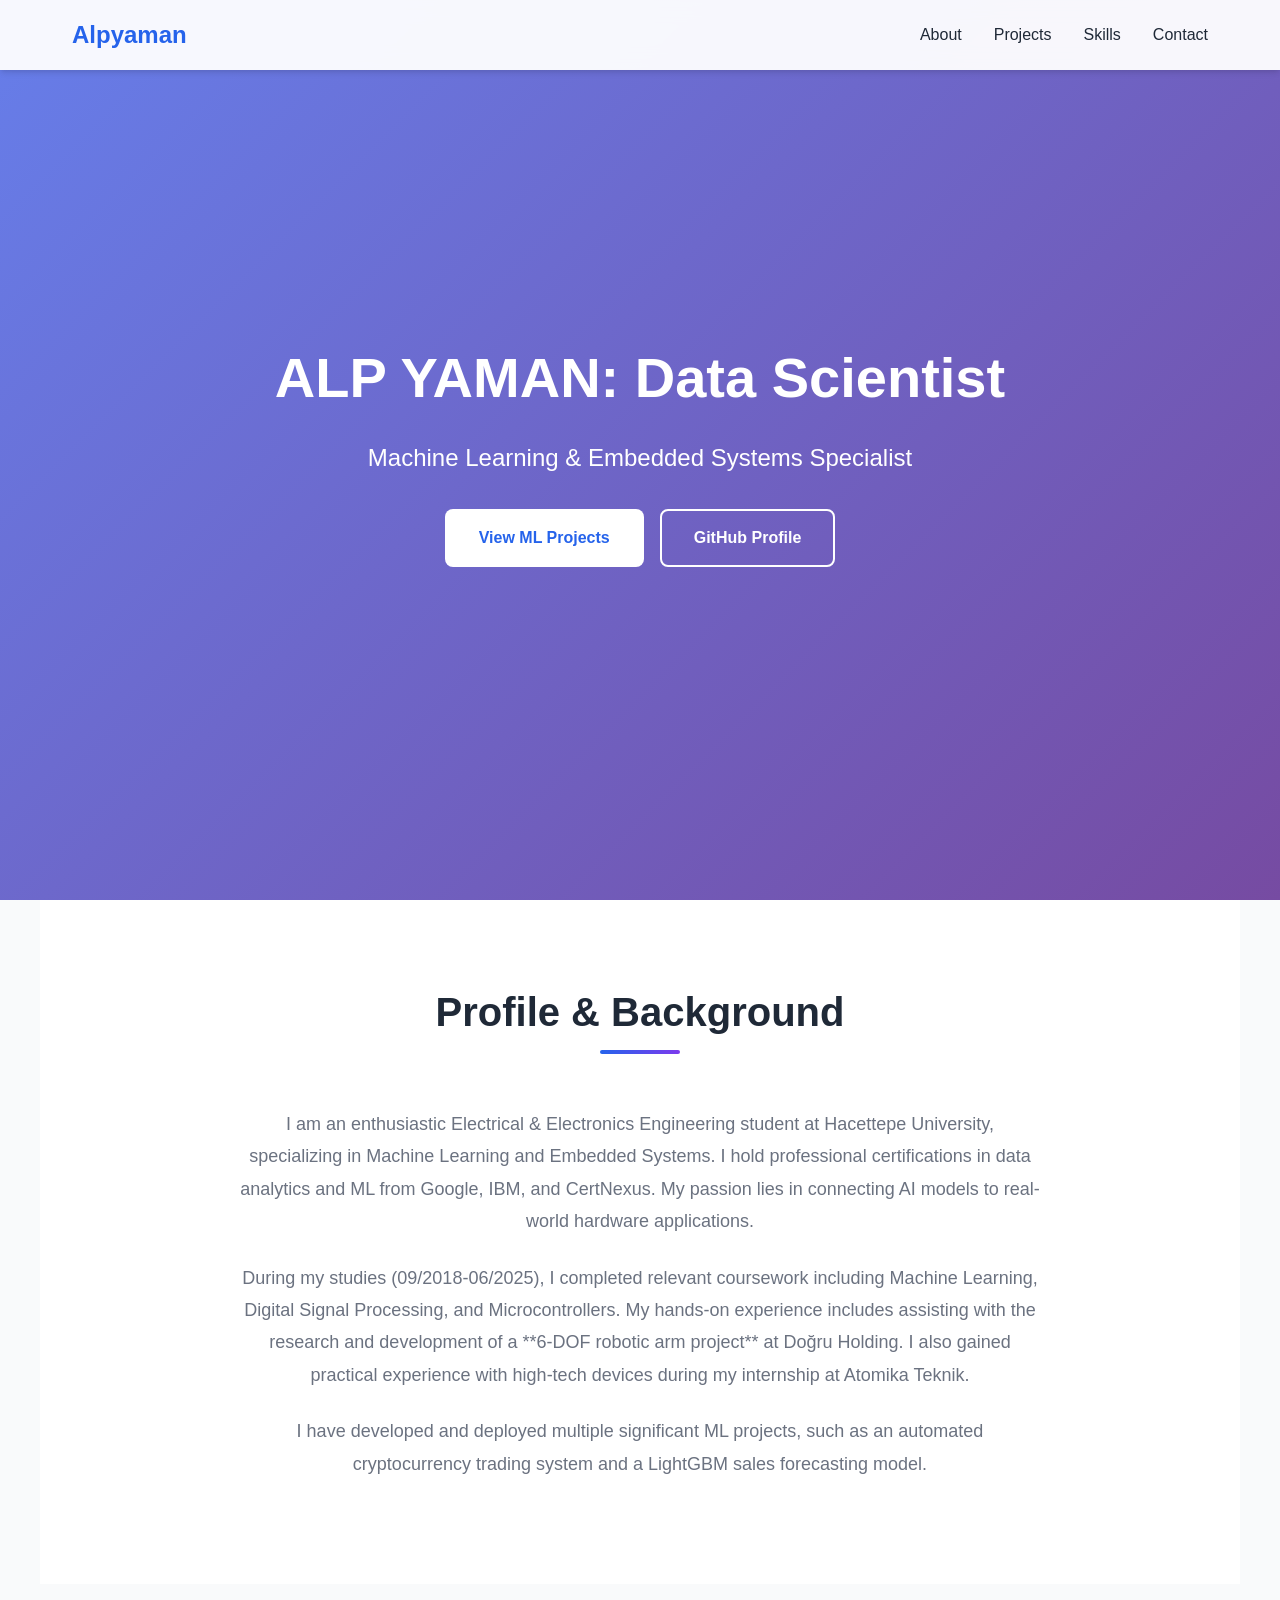
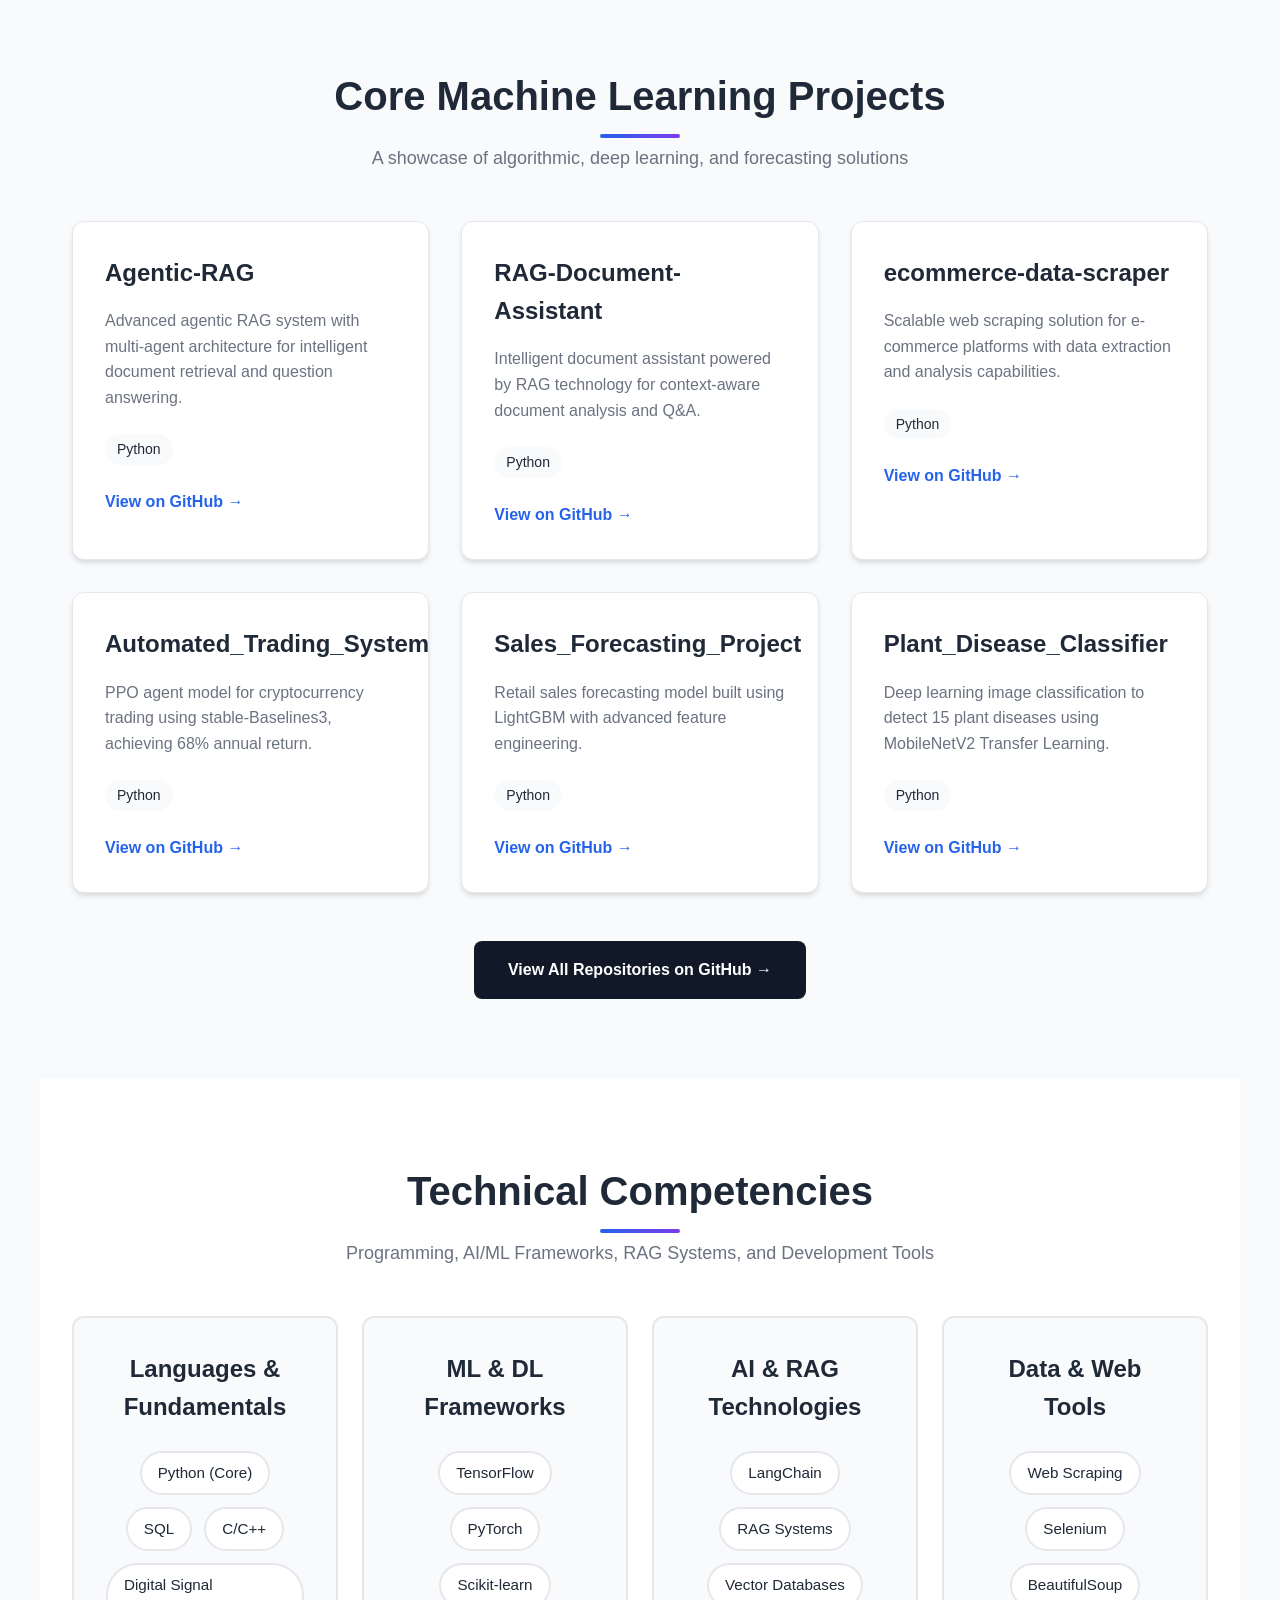
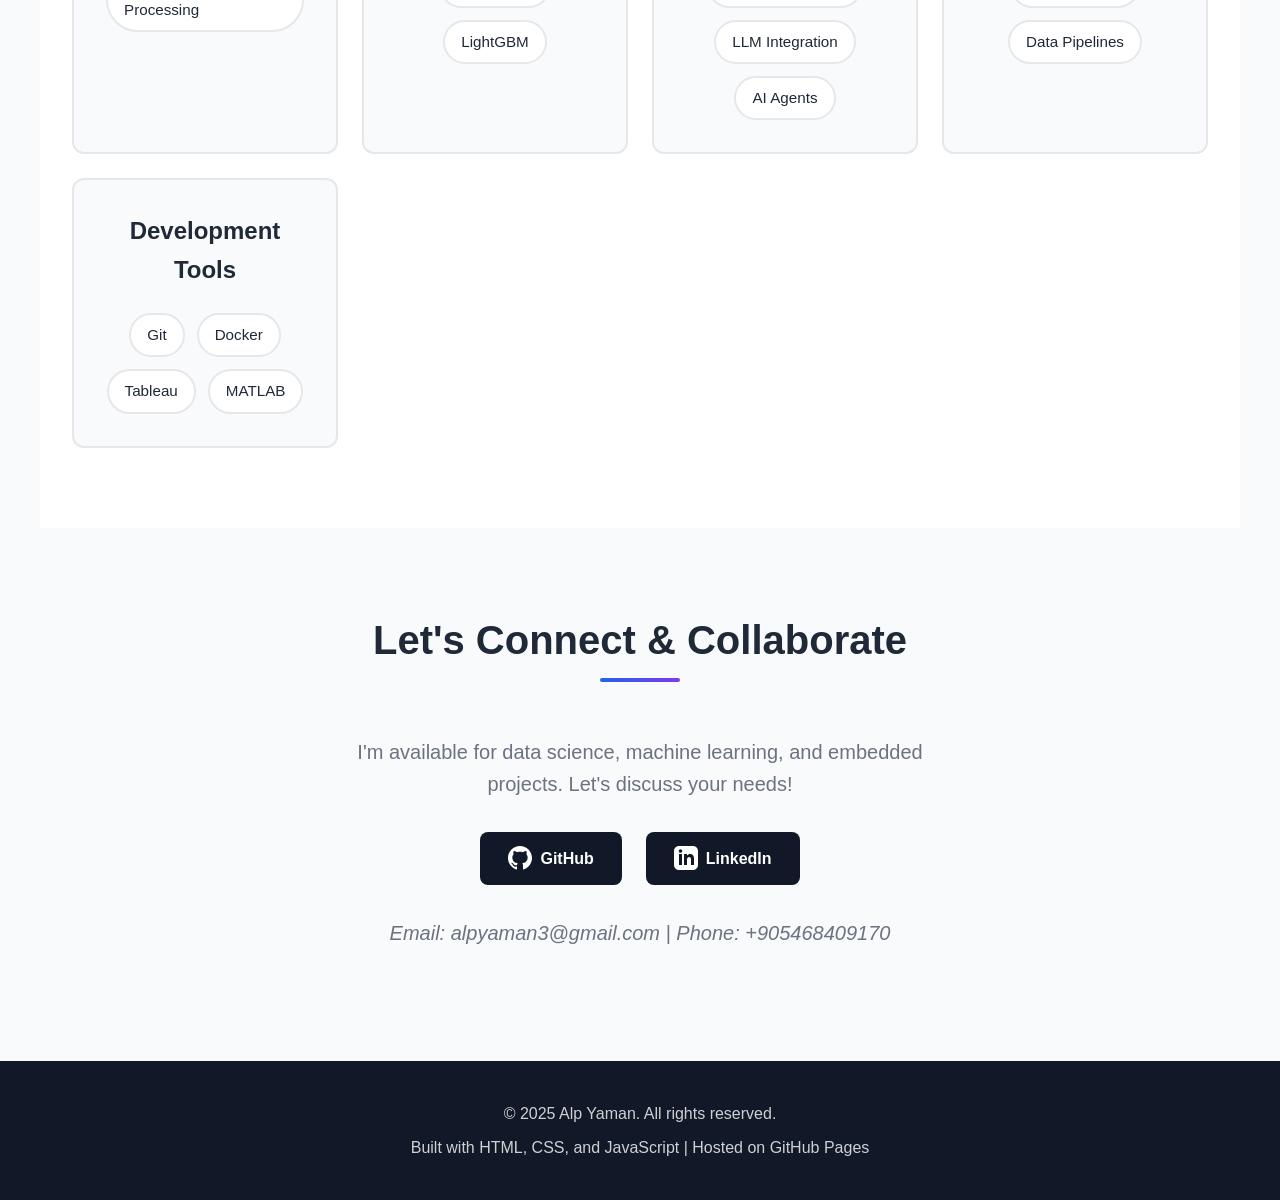
<file: index.html>
<!DOCTYPE html>
<html lang="en">
<head>
    <meta charset="UTF-8">
    <meta name="viewport" content="width=device-width, initial-scale=1.0, viewport-fit=cover">
    <meta name="description" content="Data Scientist and Machine Learning Specialist. View Alp Yaman's portfolio showcasing AI projects including Agentic RAG systems, document assistants, web scraping, sales forecasting, deep learning classification, and algorithmic trading.">
    <meta name="keywords" content="Data Scientist, Machine Learning, AI, RAG, Agentic RAG, LangChain, Document Assistant, Web Scraping, Embedded Systems, Python, C++, TensorFlow, LightGBM, Algorithmic Trading, Sales Forecasting, Deep Learning Portfolio">
    <meta name="author" content="Alp Yaman">
    <meta name="theme-color" content="#2563eb">

    <!-- Open Graph / Facebook -->
    <meta property="og:type" content="website">
    <meta property="og:url" content="https://alpyaman.github.io/">
    <meta property="og:title" content="ALP YAMAN | Data Scientist & ML Specialist Portfolio">
    <meta property="og:description" content="Portfolio showcasing AI & ML projects including Agentic RAG systems, document assistants, web scraping, algorithmic trading, and deep learning solutions.">
    <meta property="og:site_name" content="Alp Yaman Portfolio">

    <!-- Twitter -->
    <meta property="twitter:card" content="summary_large_image">
    <meta property="twitter:url" content="https://alpyaman.github.io/">
    <meta property="twitter:title" content="ALP YAMAN | Data Scientist & ML Specialist Portfolio">
    <meta property="twitter:description" content="Portfolio showcasing AI & ML projects including Agentic RAG systems, document assistants, web scraping, algorithmic trading, and deep learning solutions.">

    <!-- Canonical URL -->
    <link rel="canonical" href="https://alpyaman.github.io/">

    <title>ALP YAMAN | Data Scientist Portfolio</title>
    <link rel="stylesheet" href="style.css">
    <link rel="preconnect" href="https://api.github.com">
</head>
<body>

    <header>
        <nav>
            <div class="logo">
                <h2>Alpyaman</h2>
            </div>
            <ul class="nav-links">
                <li><a href="#about">About</a></li>
                <li><a href="#projects">Projects</a></li>
                <li><a href="#skills">Skills</a></li>
                <li><a href="#contact">Contact</a></li>
            </ul>
        </nav>
    </header>

    <section id="hero">
        <div class="hero-content">
            <h1>ALP YAMAN: Data Scientist</h1>
            <p>Machine Learning & Embedded Systems Specialist</p>
            <div class="hero-buttons">
                <a href="#projects" class="btn btn-primary">View ML Projects</a>
                <a href="https://github.com/Alpyaman" target="_blank" class="btn btn-secondary">GitHub Profile</a>
            </div>
        </div>
    </section>

    <section id="about" class="container">
        <h2 class="section-title">Profile & Background</h2>
        <div class="about-content">
            <p>
                I am an enthusiastic Electrical & Electronics Engineering student at Hacettepe University, specializing in Machine Learning and Embedded Systems. I hold professional certifications in data analytics and ML from Google, IBM, and CertNexus. My passion lies in connecting AI models to real-world hardware applications.
            </p>
            <p>
                During my studies (09/2018-06/2025), I completed relevant coursework including Machine Learning, Digital Signal Processing, and Microcontrollers. My hands-on experience includes assisting with the research and development of a **6-DOF robotic arm project** at Doğru Holding. I also gained practical experience with high-tech devices during my internship at Atomika Teknik.
            </p>
            <p>
                I have developed and deployed multiple significant ML projects, such as an automated cryptocurrency trading system and a LightGBM sales forecasting model.
            </p>
        </div>
    </section>

    <section id="projects" class="container">
        <h2 class="section-title">Core Machine Learning Projects</h2>
        <p class="section-subtitle">A showcase of algorithmic, deep learning, and forecasting solutions</p>

        <div class="projects-grid" id="github-repos">
            </div>

        <div class="github-link">
            <a href="https://github.com/Alpyaman" target="_blank" class="btn btn-github">
                View All Repositories on GitHub →
            </a>
        </div>
    </section>

    <section id="skills" class="container">
        <h2 class="section-title">Technical Competencies</h2>
        <p class="section-subtitle">Programming, AI/ML Frameworks, RAG Systems, and Development Tools</p>

        <div class="skills-grid">
            <div class="skill-category">
                <h3>Languages & Fundamentals</h3>
                <div class="skill-tags">
                    <span class="skill-tag">Python (Core)</span>
                    <span class="skill-tag">SQL</span>
                    <span class="skill-tag">C/C++</span>
                    <span class="skill-tag">Digital Signal Processing</span>
                </div>
            </div>

            <div class="skill-category">
                <h3>ML & DL Frameworks</h3>
                <div class="skill-tags">
                    <span class="skill-tag">TensorFlow</span>
                    <span class="skill-tag">PyTorch</span>
                    <span class="skill-tag">Scikit-learn</span>
                    <span class="skill-tag">LightGBM</span>
                </div>
            </div>

            <div class="skill-category">
                <h3>AI & RAG Technologies</h3>
                <div class="skill-tags">
                    <span class="skill-tag">LangChain</span>
                    <span class="skill-tag">RAG Systems</span>
                    <span class="skill-tag">Vector Databases</span>
                    <span class="skill-tag">LLM Integration</span>
                    <span class="skill-tag">AI Agents</span>
                </div>
            </div>

            <div class="skill-category">
                <h3>Data & Web Tools</h3>
                <div class="skill-tags">
                    <span class="skill-tag">Web Scraping</span>
                    <span class="skill-tag">Selenium</span>
                    <span class="skill-tag">BeautifulSoup</span>
                    <span class="skill-tag">Data Pipelines</span>
                </div>
            </div>

            <div class="skill-category">
                <h3>Development Tools</h3>
                <div class="skill-tags">
                    <span class="skill-tag">Git</span>
                    <span class="skill-tag">Docker</span>
                    <span class="skill-tag">Tableau</span>
                    <span class="skill-tag">MATLAB</span>
                </div>
            </div>
        </div>
    </section>

    <section id="contact" class="container">
        <h2 class="section-title">Let's Connect & Collaborate</h2>
        <div class="contact-content">
            <p>I'm available for data science, machine learning, and embedded projects. Let's discuss your needs!</p>
            <div class="social-links">
                <a href="https://github.com/Alpyaman" target="_blank" class="social-link">
                    <svg width="24" height="24" viewBox="0 0 24 24" fill="currentColor">
                        <path d="M12 0c-6.626 0-12 5.373-12 12 0 5.302 3.438 9.8 8.207 11.387.599.111.793-.261.793-.577v-2.234c-3.338.726-4.033-1.416-4.033-1.416-.546-1.387-1.333-1.756-1.333-1.756-1.089-.745.083-.729.083-.729 1.205.084 1.839 1.237 1.839 1.237 1.07 1.834 2.807 1.304 3.492.997.107-.775.418-1.305.762-1.604-2.665-.305-5.467-1.334-5.467-5.931 0-1.311.469-2.381 1.236-3.221-.124-.303-.535-1.524.117-3.176 0 0 1.008-.322 3.301 1.23.957-.266 1.983-.399 3.003-.404 1.02.005 2.047.138 3.006.404 2.291-1.552 3.297-1.23 3.297-1.23.653 1.653.242 2.874.118 3.176.77.84 1.235 1.911 1.235 3.221 0 4.609-2.807 5.624-5.479 5.921.43.372.823 1.102.823 2.222v3.293c0 .319.192.694.801.576 4.765-1.589 8.199-6.086 8.199-11.386 0-6.627-5.373-12-12-12z"/>
                    </svg>
                    GitHub
                </a>
                <a href="https://www.linkedin.com/in/alp-yaman-75a901174" target="_blank" class="social-link">
                    <svg xmlns="http://www.w3.org/2000/svg" width="24" height="24" viewBox="0 0 24 24" fill="currentColor">
                        <path d="M19 0h-14c-2.761 0-5 2.239-5 5v14c0 2.761 2.239 5 5 5h14c2.761 0 5-2.239 5-5v-14c0-2.761-2.239-5-5-5zm-11 19h-3v-11h3v11zm-1.5-12.268c-.966 0-1.75-.79-1.75-1.764s.784-1.764 1.75-1.764 1.75.79 1.75 1.764-.783 1.764-1.75 1.764zm13.5 12.268h-3v-5.604c0-3.366-4-3.271-4 0v5.604h-3v-11h3v1.765c1.396-2.586 7-2.777 7 2.476v6.759z"/>
                    </svg>
                    LinkedIn
                </a>
            </div>
            <p class="contact-note">Email: alpyaman3@gmail.com | Phone: +905468409170</p>
        </div>
    </section>

    <footer>
        <div class="footer-content">
            <p>&copy; 2025 Alp Yaman. All rights reserved.</p>
            <p>Built with HTML, CSS, and JavaScript | Hosted on GitHub Pages</p>
        </div>
    </footer>

    <script src="script.js" defer></script>
</body>
</html>
</file>
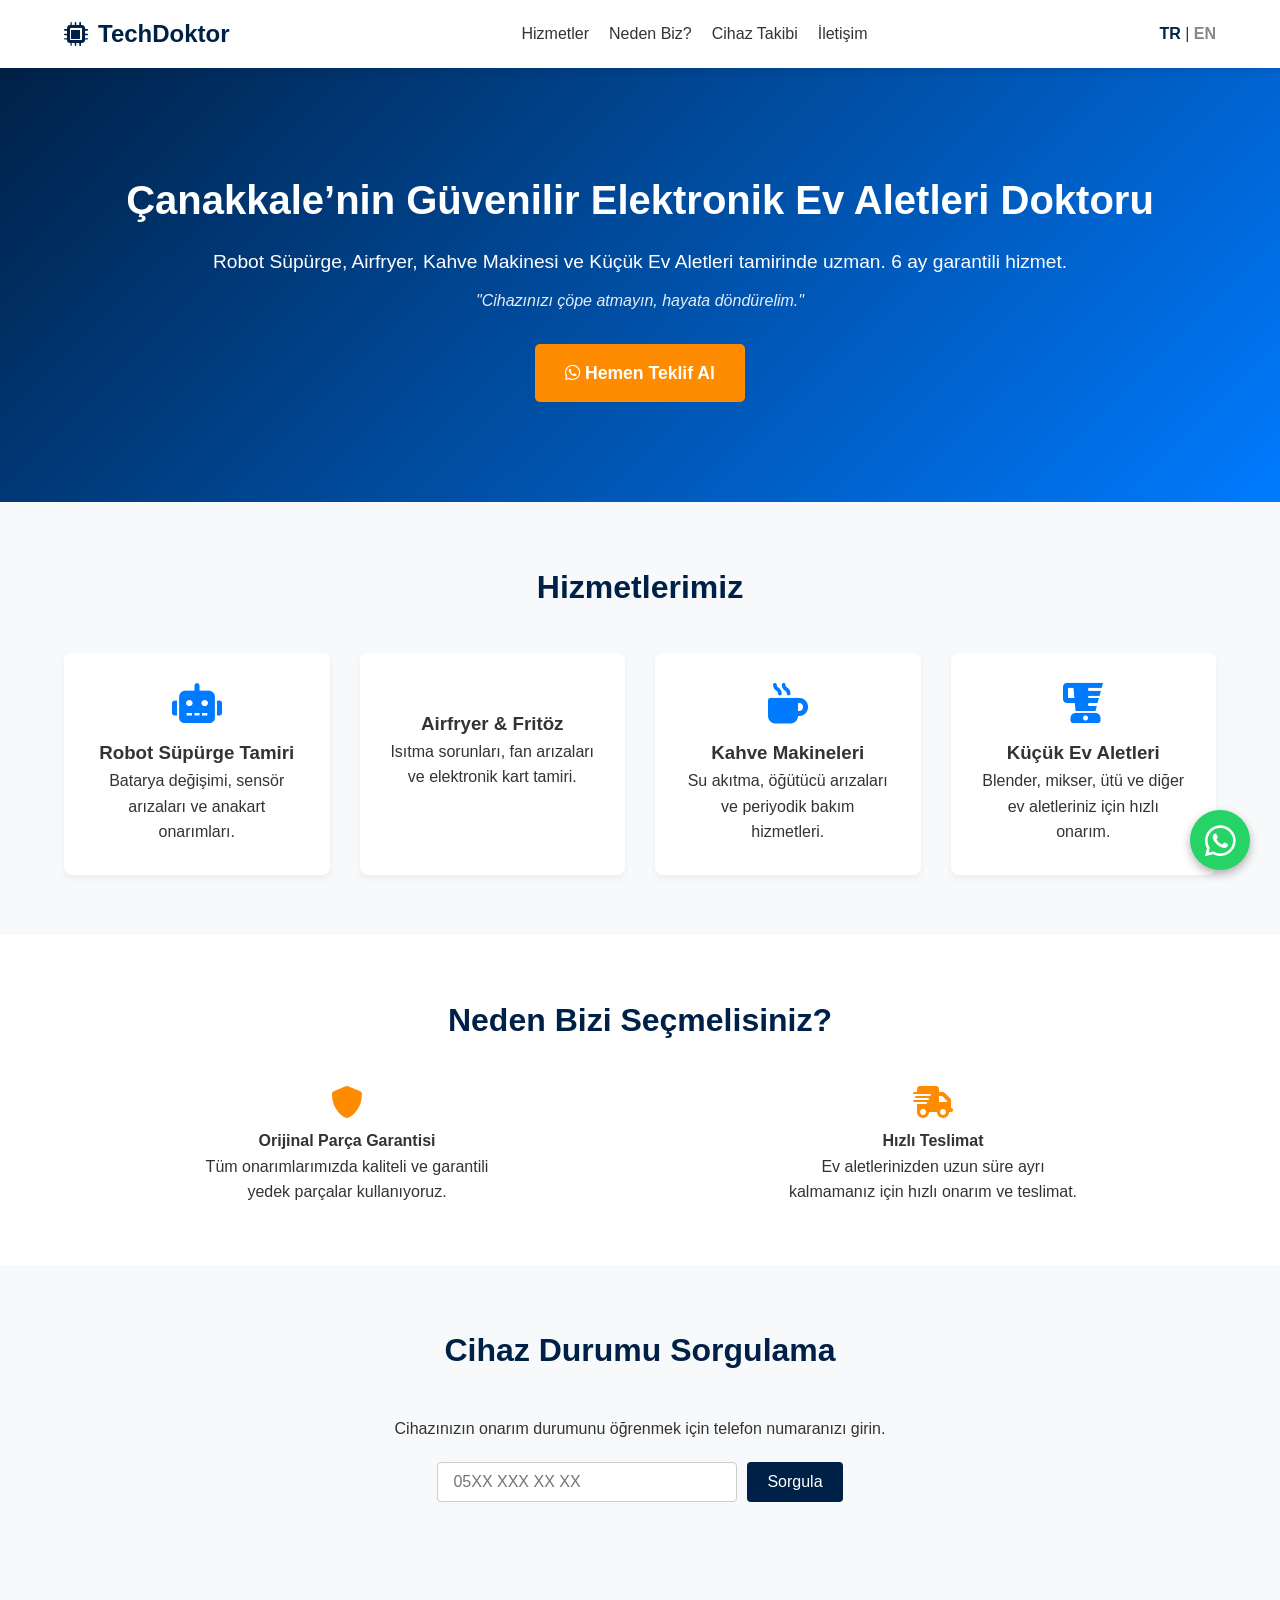
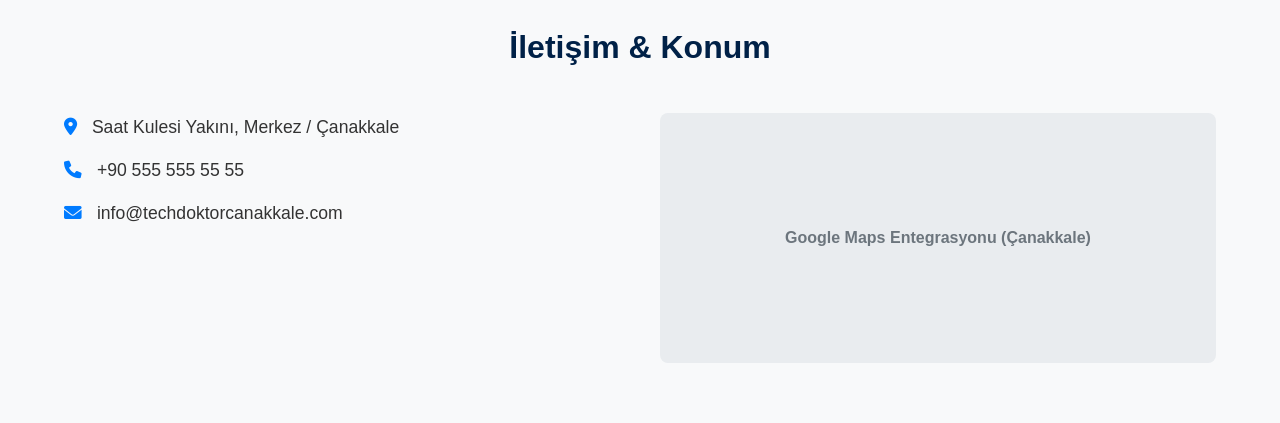
<file: elektronik-serivs-demo/index.html>
<!DOCTYPE html>
<html lang="tr">
<head>
    <meta charset="UTF-8">
    <meta name="viewport" content="width=device-width, initial-scale=1.0">
    <title>Çanakkale Teknoloji Doktoru | Elektronik Servis</title>
    <link rel="stylesheet" href="styles.css">
    <link rel="stylesheet" href="https://cdnjs.cloudflare.com/ajax/libs/font-awesome/6.0.0/css/all.min.css">
</head>
<body>
    <!-- Header -->
    <header class="sticky-header">
        <div class="container header-container">
            <div class="logo">
                <i class="fas fa-microchip"></i> TechDoktor
            </div>
            <nav>
                <ul class="nav-links">
                    <li><a href="#services">Hizmetler</a></li>
                    <li><a href="#why-us">Neden Biz?</a></li>
                    <li><a href="#tracking">Cihaz Takibi</a></li>
                    <li><a href="#contact">İletişim</a></li>
                </ul>
            </nav>
            <div class="lang-toggle">
                <span class="active">TR</span> | <span>EN</span>
            </div>
        </div>
    </header>

    <!-- Hero Section -->
    <section class="hero">
        <div class="container hero-content">
            <h1>Çanakkale’nin Güvenilir Elektronik Ev Aletleri Doktoru</h1>
            <p class="sub-headline">Robot Süpürge, Airfryer, Kahve Makinesi ve Küçük Ev Aletleri tamirinde uzman. 6 ay garantili hizmet.</p>
            <p class="slogan">"Cihazınızı çöpe atmayın, hayata döndürelim."</p>
            <a href="https://wa.me/905555555555" class="cta-button"><i class="fab fa-whatsapp"></i> Hemen Teklif Al</a>
        </div>
    </section>

    <!-- Services Section -->
    <section id="services" class="services">
        <div class="container">
            <h2>Hizmetlerimiz</h2>
            <div class="services-grid">
                <div class="service-card">
                    <i class="fas fa-robot"></i>
                    <h3>Robot Süpürge Tamiri</h3>
                    <p>Batarya değişimi, sensör arızaları ve anakart onarımları.</p>
                </div>
                <div class="service-card">
                    <i class="fas fa-fire-burner"></i>
                    <h3>Airfryer & Fritöz</h3>
                    <p>Isıtma sorunları, fan arızaları ve elektronik kart tamiri.</p>
                </div>
                <div class="service-card">
                    <i class="fas fa-mug-hot"></i>
                    <h3>Kahve Makineleri</h3>
                    <p>Su akıtma, öğütücü arızaları ve periyodik bakım hizmetleri.</p>
                </div>
                <div class="service-card">
                    <i class="fas fa-blender"></i>
                    <h3>Küçük Ev Aletleri</h3>
                    <p>Blender, mikser, ütü ve diğer ev aletleriniz için hızlı onarım.</p>
                </div>
            </div>
        </div>
    </section>

    <!-- Why Us Section -->
    <section id="why-us" class="why-us">
        <div class="container">
            <h2>Neden Bizi Seçmelisiniz?</h2>
            <div class="features">
                <div class="feature">
                    <i class="fas fa-shield-alt"></i>
                    <h4>Orijinal Parça Garantisi</h4>
                    <p>Tüm onarımlarımızda kaliteli ve garantili yedek parçalar kullanıyoruz.</p>
                </div>
                <div class="feature">
                    <i class="fas fa-shipping-fast"></i>
                    <h4>Hızlı Teslimat</h4>
                    <p>Ev aletlerinizden uzun süre ayrı kalmamanız için hızlı onarım ve teslimat.</p>
                </div>
            </div>
        </div>
    </section>

    <!-- Repair Tracking Concept -->
    <section id="tracking" class="tracking">
        <div class="container">
            <h2>Cihaz Durumu Sorgulama</h2>
            <p>Cihazınızın onarım durumunu öğrenmek için telefon numaranızı girin.</p>
            <form class="tracking-form" onsubmit="event.preventDefault(); checkStatus();">
                <input type="tel" id="phone-input" placeholder="05XX XXX XX XX" required>
                <button type="submit" class="btn-secondary">Sorgula</button>
            </form>
            <div id="tracking-result" class="hidden">
                <!-- Result will be injected here via JS -->
            </div>
        </div>
    </section>

    <!-- Contact & Location -->
    <section id="contact" class="contact">
        <div class="container">
            <h2>İletişim & Konum</h2>
            <div class="contact-content">
                <div class="contact-info">
                    <p><i class="fas fa-map-marker-alt"></i> Saat Kulesi Yakını, Merkez / Çanakkale</p>
                    <p><i class="fas fa-phone"></i> +90 555 555 55 55</p>
                    <p><i class="fas fa-envelope"></i> info@techdoktorcanakkale.com</p>
                </div>
                <div class="map-placeholder">
                    <!-- Embed Google Maps iframe here -->
                    <div class="mock-map">Google Maps Entegrasyonu (Çanakkale)</div>
                </div>
            </div>
        </div>
    </section>

    <!-- Floating WhatsApp Button -->
    <a href="https://wa.me/905555555555" class="floating-wa" target="_blank">
        <i class="fab fa-whatsapp"></i>
    </a>

    <script src="script.js"></script>
</body>
</html>
</file>
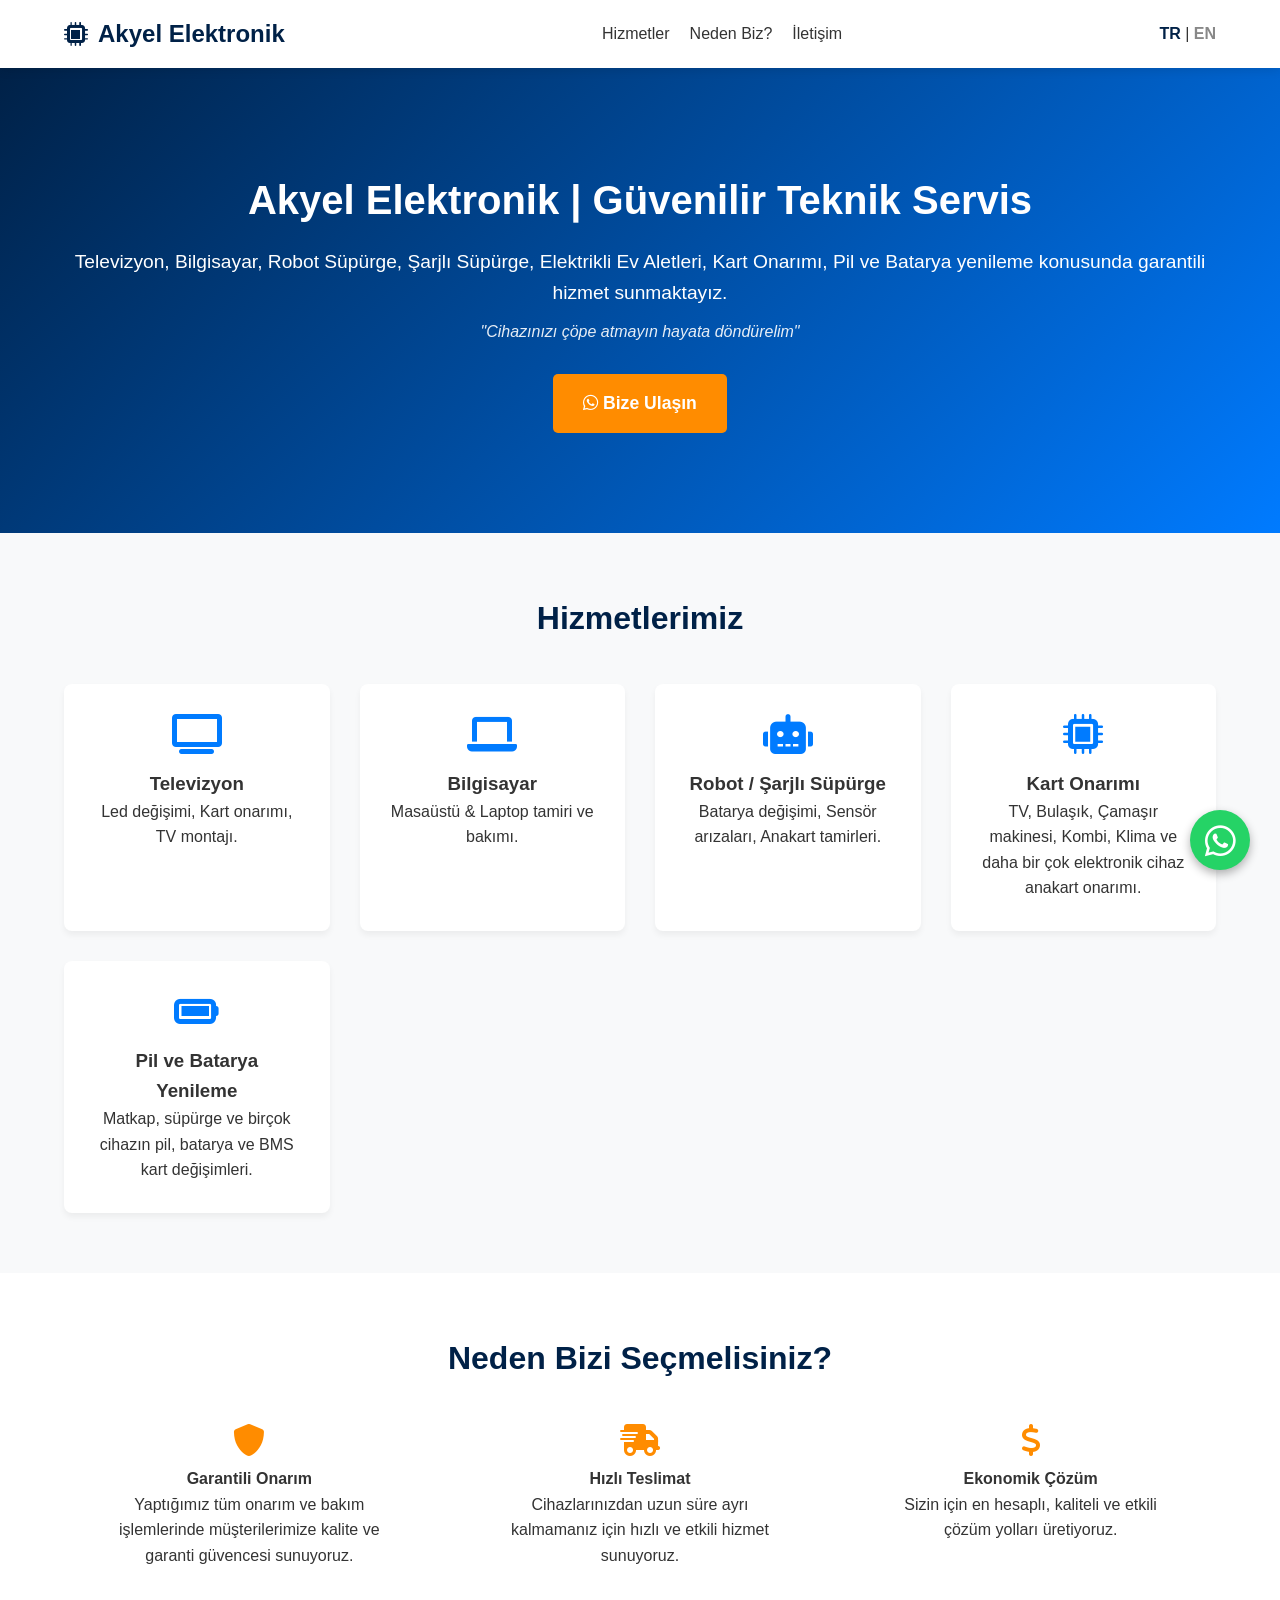
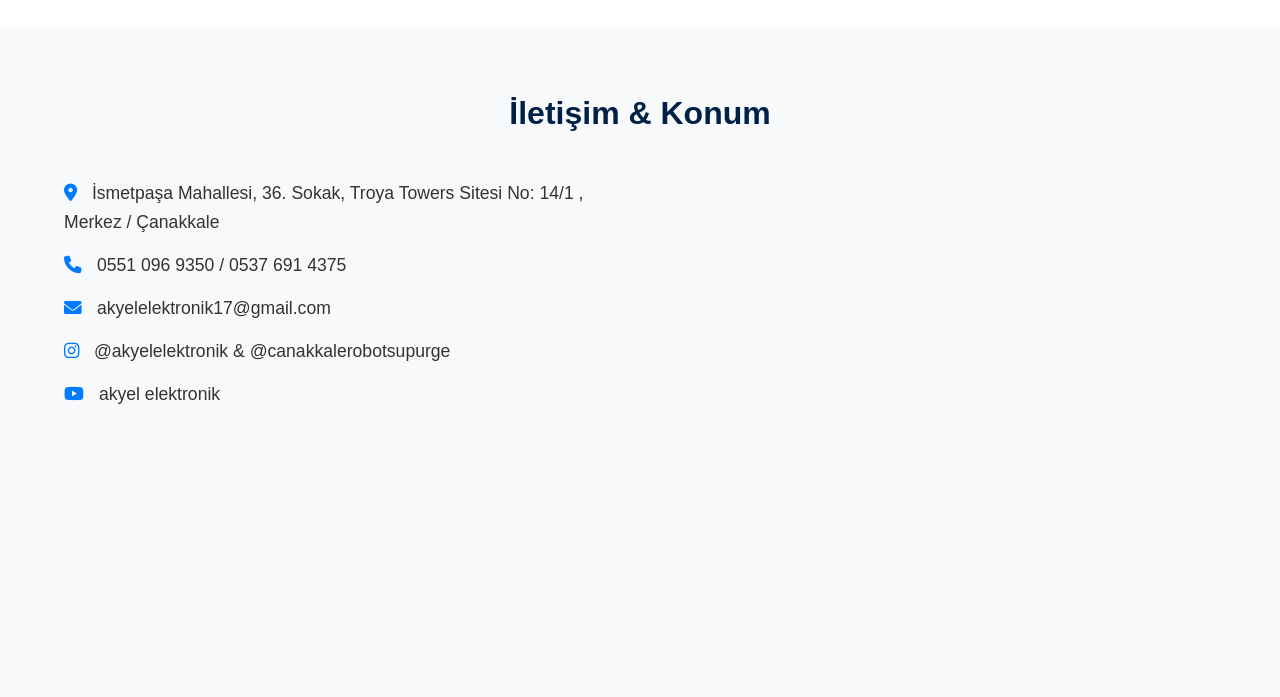
<file: elektronik-servis-demo/index.html>
<!DOCTYPE html>
<html lang="tr">
<head>
    <meta charset="UTF-8">
    <meta name="viewport" content="width=device-width, initial-scale=1.0">
    <title>Akyel Elektronik | Teknik Servis</title>
    <link rel="stylesheet" href="styles.css">
    <link rel="stylesheet" href="https://cdnjs.cloudflare.com/ajax/libs/font-awesome/6.0.0/css/all.min.css">
</head>
<body>
    <!-- Header -->
    <header class="sticky-header">
        <div class="container header-container">
            <div class="logo">
                <i class="fas fa-microchip"></i> Akyel Elektronik
            </div>
            <nav>
                <ul class="nav-links">
                    <li><a href="#services">Hizmetler</a></li>
                    <li><a href="#why-us">Neden Biz?</a></li>
                    <li><a href="#contact">İletişim</a></li>
                </ul>
            </nav>
            <div class="lang-toggle">
                <span class="active">TR</span> | <span>EN</span>
            </div>
        </div>
    </header>

    <!-- Hero Section -->
    <section class="hero">
        <div class="container hero-content">
            <h1>Akyel Elektronik | Güvenilir Teknik Servis</h1>
            <p class="sub-headline">Televizyon, Bilgisayar, Robot Süpürge, Şarjlı Süpürge, Elektrikli Ev Aletleri, Kart Onarımı, Pil ve Batarya yenileme konusunda garantili hizmet sunmaktayız.</p>
            <p class="slogan">"Cihazınızı çöpe atmayın hayata döndürelim"</p>
            <a href="https://wa.me/905510969350" class="cta-button"><i class="fab fa-whatsapp"></i> Bize Ulaşın</a>
        </div>
    </section>

    <!-- Services Section -->
    <section id="services" class="services">
        <div class="container">
            <h2>Hizmetlerimiz</h2>
            <div class="services-grid">
                <div class="service-card">
                    <i class="fas fa-tv"></i>
                    <h3>Televizyon</h3>
                    <p>Led değişimi, Kart onarımı, TV montajı.</p>
                </div>
                <div class="service-card">
                    <i class="fas fa-laptop"></i>
                    <h3>Bilgisayar</h3>
                    <p>Masaüstü & Laptop tamiri ve bakımı.</p>
                </div>
                <div class="service-card">
                    <i class="fas fa-robot"></i>
                    <h3>Robot / Şarjlı Süpürge</h3>
                    <p>Batarya değişimi, Sensör arızaları, Anakart tamirleri.</p>
                </div>
                <div class="service-card">
                    <i class="fas fa-microchip"></i>
                    <h3>Kart Onarımı</h3>
                    <p>TV, Bulaşık, Çamaşır makinesi, Kombi, Klima ve daha bir çok elektronik cihaz anakart onarımı.</p>
                </div>
                <div class="service-card">
                    <i class="fas fa-battery-full"></i>
                    <h3>Pil ve Batarya Yenileme</h3>
                    <p>Matkap, süpürge ve birçok cihazın pil, batarya ve BMS kart değişimleri.</p>
                </div>
            </div>
        </div>
    </section>

    <!-- Why Us Section -->
    <section id="why-us" class="why-us">
        <div class="container">
            <h2>Neden Bizi Seçmelisiniz?</h2>
            <div class="features">
                <div class="feature">
                    <i class="fas fa-shield-alt"></i>
                    <h4>Garantili Onarım</h4>
                    <p>Yaptığımız tüm onarım ve bakım işlemlerinde müşterilerimize kalite ve garanti güvencesi sunuyoruz.</p>
                </div>
                <div class="feature">
                    <i class="fas fa-shipping-fast"></i>
                    <h4>Hızlı Teslimat</h4>
                    <p>Cihazlarınızdan uzun süre ayrı kalmamanız için hızlı ve etkili hizmet sunuyoruz.</p>
                </div>
                <div class="feature">
                    <i class="fas fa-dollar-sign"></i>
                    <h4>Ekonomik Çözüm</h4>
                    <p>Sizin için en hesaplı, kaliteli ve etkili çözüm yolları üretiyoruz.</p>
                </div>
            </div>
        </div>
    </section>

    <!-- Contact & Location -->
    <section id="contact" class="contact">
        <div class="container">
            <h2>İletişim & Konum</h2>
            <div class="contact-content">
                <div class="contact-info">
                    <p><i class="fas fa-map-marker-alt"></i> İsmetpaşa Mahallesi, 36. Sokak, Troya Towers Sitesi No: 14/1 , Merkez / Çanakkale</p>
                    <p><i class="fas fa-phone"></i> 0551 096 9350 / 0537 691 4375</p>
                    <p><i class="fas fa-envelope"></i> akyelelektronik17@gmail.com</p>
                    <p><i class="fab fa-instagram"></i> @akyelelektronik & @canakkalerobotsupurge</p>
                    <p><i class="fab fa-youtube"></i> akyel elektronik</p>
                </div>
                <div class="map-placeholder">
                    <!-- Embed Google Maps iframe here -->
                <iframe src="https://www.google.com/maps/embed?pb=!1m18!1m12!1m3!1d975.1894468335465!2d26.44089713906157!3d40.14518762347808!2m3!1f0!2f0!3f0!3m2!1i1024!2i768!4f13.1!3m3!1m2!1s0x14b107accca49709%3A0x8e06c033dfc322df!2sAkyel%20Elektronik!5e0!3m2!1sen!2str!4v1773401223976!5m2!1sen!2str" width="600" height="450" style="border:0;" allowfullscreen="" loading="lazy" referrerpolicy="no-referrer-when-downgrade"></iframe>                </div>
            </div>
        </div>
    </section>

    <!-- Floating WhatsApp Button -->
    <a href="https://wa.me/905510969350" class="floating-wa" target="_blank">
        <i class="fab fa-whatsapp"></i>
    </a>

    <script src="script.js"></script>
</body>
</html>
</file>
<file: style.css>
/* ===================================
   Root Variables
   =================================== */

:root {
    --primary-color: #2563eb; /* Blue-700 */
    --secondary-color: #7c3aed; /* Violet-700 */
    --accent-color: #06b6d4; /* Cyan-600 */
    --text-color: #1f2937; /* Gray-800 */
    --text-light: #6b7280; /* Gray-500 */
    --bg-color: #ffffff;
    --bg-secondary: #f9fafb; /* Gray-50 */
    --bg-dark: #111827; /* Gray-900 */
    --border-color: #e5e7eb; /* Gray-200 */
    --shadow: 0 4px 6px -1px rgba(0, 0, 0, 0.1), 0 2px 4px -1px rgba(0, 0, 0, 0.06);
    --shadow-lg: 0 20px 25px -5px rgba(0, 0, 0, 0.1), 0 10px 10px -5px rgba(0, 0, 0, 0.04);
    --transition: all 0.3s ease;
}

/* ===================================
   General Reset & Base Styles
   =================================== */

* {
    margin: 0;
    padding: 0;
    box-sizing: border-box;
}

html {
    scroll-behavior: smooth;
}

body {
    font-family: -apple-system, BlinkMacSystemFont, 'Segoe UI', Roboto, 'Helvetica Neue', Arial, sans-serif;
    line-height: 1.6;
    color: var(--text-color);
    background-color: var(--bg-secondary);
    overflow-x: hidden;
}

/* ===================================
   Navigation Header
   =================================== */
header {
    position: fixed;
    top: 0;
    left: 0;
    right: 0;
    /* Semi-transparent white background with blur effect (glassmorphism) */
    background: rgba(255, 255, 255, 0.95);
    backdrop-filter: blur(10px);
    box-shadow: var(--shadow);
    z-index: 1000;
    transition: var(--transition);
}

nav {
    max-width: 1200px;
    margin: 0 auto;
    padding: 1rem 2rem;
    display: flex;
    justify-content: space-between;
    align-items: center;
}

.logo h2 {
    color: var(--primary-color);
    font-size: 1.5rem;
    font-weight: 700;
}

.nav-links {
    display: flex;
    list-style: none;
    gap: 2rem;
}

.nav-links a {
    color: var(--text-color);
    text-decoration: none;
    font-weight: 500;
    transition: var(--transition);
    position: relative;
}

.nav-links a::after {
    content: '';
    position: absolute;
    bottom: -5px;
    left: 0;
    width: 0;
    height: 2px;
    background: var(--primary-color);
    transition: var(--transition);
}

.nav-links a:hover::after,
.nav-links a.active::after {
    width: 100%;
}

.nav-links a:hover,
.nav-links a.active {
    color: var(--primary-color);
}

/* ===================================
   Hero Section
   =================================== */
#hero {
    min-height: 100vh;
    display: flex;
    align-items: center;
    justify-content: center;
    /* Gradient background */
    background: linear-gradient(135deg, #667eea 0%, #764ba2 100%);
    color: white;
    text-align: center;
    padding: 2rem;
    margin-top: 0; /* Ensures it starts at the top */
}

.hero-content h1 {
    font-size: 3.5rem;
    font-weight: 700;
    margin-bottom: 1rem;
    animation: fadeInUp 0.8s ease-out;
}

.hero-content p {
    font-size: 1.5rem;
    margin-bottom: 2rem;
    opacity: 0.9;
    animation: fadeInUp 0.8s ease-out 0.2s both; /* Delayed animation */
}

.hero-buttons {
    display: flex;
    gap: 1rem;
    justify-content: center;
    flex-wrap: wrap;
    animation: fadeInUp 0.8s ease-out 0.4s both; /* Further delayed animation */
}

@keyframes fadeInUp {
    from {
        opacity: 0;
        transform: translateY(30px);
    }
    to {
        opacity: 1;
        transform: translateY(0);
    }
}

/* ===================================
   Buttons
   =================================== */
.btn {
    display: inline-block;
    padding: 0.875rem 2rem;
    border-radius: 0.5rem;
    text-decoration: none;
    font-weight: 600;
    transition: var(--transition);
    cursor: pointer;
    border: 2px solid transparent;
}

.btn-primary {
    background: white;
    color: var(--primary-color);
}

.btn-primary:hover {
    transform: translateY(-2px);
    box-shadow: var(--shadow-lg);
}

.btn-secondary {
    background: transparent;
    color: white;
    border-color: white;
}

.btn-secondary:hover {
    background: white;
    color: var(--primary-color);
}

.btn-github {
    background: var(--bg-dark);
    color: white;
}

.btn-github:hover {
    background: #000;
    transform: translateY(-2px);
    box-shadow: var(--shadow-lg);
}

/* ===================================
   Container & Sections
   =================================== */
.container {
    max-width: 1200px;
    margin: 0 auto;
    padding: 5rem 2rem;
}

section {
    /* Offset for fixed header when scrolling to anchor links */
    scroll-margin-top: 80px; 
}

.section-title {
    font-size: 2.5rem;
    font-weight: 700;
    text-align: center;
    margin-bottom: 1rem;
    color: var(--text-color);
    position: relative;
    display: inline-block;
    width: 100%;
}

.section-title::after {
    content: '';
    position: absolute;
    bottom: -10px;
    left: 50%;
    transform: translateX(-50%);
    width: 80px;
    height: 4px;
    background: linear-gradient(90deg, var(--primary-color), var(--secondary-color));
    border-radius: 2px;
}

.section-subtitle {
    text-align: center;
    color: var(--text-light);
    font-size: 1.125rem;
    margin-bottom: 3rem;
}

/* ===================================
   About Section
   =================================== */
#about {
    background: white;
}

.about-content {
    max-width: 800px;
    margin: 3rem auto 0;
    text-align: center;
}

.about-content p {
    font-size: 1.125rem;
    line-height: 1.8;
    color: var(--text-light);
    margin-bottom: 1.5rem;
}

/* ===================================
   Projects Section
   =================================== */
#projects {
    background: var(--bg-secondary);
}

.projects-grid {
    display: grid;
    grid-template-columns: repeat(auto-fill, minmax(300px, 1fr));
    gap: 2rem;
    margin-bottom: 3rem;
}

.project-card {
    background: white;
    border-radius: 0.75rem;
    padding: 2rem;
    box-shadow: var(--shadow);
    transition: var(--transition);
    border: 1px solid var(--border-color);
}

.project-card:hover {
    transform: translateY(-5px);
    box-shadow: var(--shadow-lg);
}

.project-card h3 {
    color: var(--text-color);
    font-size: 1.5rem;
    margin-bottom: 1rem;
    font-weight: 600;
}

.project-card p {
    color: var(--text-light);
    margin-bottom: 1.5rem;
    line-height: 1.6;
    min-height: 60px; /* Ensure cards have similar height even with short descriptions */
}

.repo-meta {
    display: flex;
    align-items: center;
    gap: 1rem;
    margin-bottom: 1.5rem;
}

.repo-language {
    display: inline-block;
    padding: 0.25rem 0.75rem;
    background: var(--bg-secondary);
    border-radius: 1rem;
    font-size: 0.875rem;
    color: var(--text-color);
    font-weight: 500;
}

.repo-stars {
    display: inline-block;
    padding: 0.25rem 0.75rem;
    background: var(--bg-secondary);
    border-radius: 1rem;
    font-size: 0.875rem;
    color: var(--text-color);
    font-weight: 500;
}


.repo-link {
    color: var(--primary-color);
    text-decoration: none;
    font-weight: 600;
    transition: var(--transition);
}

.repo-link:hover {
    color: var(--secondary-color);
}

.github-link {
    text-align: center;
}

/* ===================================
   Skills Section
   =================================== */

#skills {
    background: white;
}

.skills-grid {
    display: grid;
    grid-template-columns: repeat(auto-fit, minmax(250px, 1fr));
    gap: 1.5rem;
    max-width: 1200px;
    margin: 0 auto;
}

.skill-category {
    background: var(--bg-secondary);
    border-radius: 0.75rem;
    padding: 2rem;
    border: 2px solid var(--border-color);
    transition: var(--transition);
}

.skill-category:hover {
    border-color: var(--primary-color);
    transform: translateY(-5px);
    box-shadow: var(--shadow-lg);
}

.skill-category h3 {
    color: var(--text-color);
    font-size: 1.5rem;
    margin-bottom: 1.5rem;
    font-weight: 600;
    text-align: center;
}

.skill-tags {
    display: flex;
    flex-wrap: wrap;
    gap: 0.75rem;
    justify-content: center;
}

.skill-tag {
    display: inline-block;
    padding: 0.5rem 1rem;
    background: white;
    border: 2px solid var(--border-color);
    border-radius: 2rem;
    font-size: 0.95rem;
    color: var(--text-color);
    font-weight: 500;
    transition: var(--transition);
}

.skill-tag:hover {
    background: var(--primary-color);
    color: white;
    border-color: var(--primary-color);
    transform: scale(1.05);
}

/* ===================================
   Contact Section
   =================================== */
#contact {
    background: var(--bg-secondary);
    text-align: center;
}

.contact-content {
    max-width: 600px;
    margin: 3rem auto 0;
}

.contact-content p {
    font-size: 1.25rem;
    color: var(--text-light);
    margin-bottom: 2rem;
}

.social-links {
    display: flex;
    justify-content: center;
    gap: 1.5rem;
    flex-wrap: wrap;
}

.social-link {
    display: flex;
    align-items: center;
    gap: 0.5rem;
    padding: 0.875rem 1.75rem;
    background: var(--bg-dark);
    color: white;
    text-decoration: none;
    border-radius: 0.5rem;
    font-weight: 600;
    transition: var(--transition);
}

.social-link:hover {
    background: #000;
    transform: translateY(-3px);
    box-shadow: var(--shadow-lg);
}

.social-link svg {
    width: 24px;
    height: 24px;
    fill: currentColor; /* Ensures SVG icon color changes with text color */
}

.contact-note {
    margin-top: 2rem;
    color: var(--text-light);
    font-size: 0.95rem;
    font-style: italic;
}

/* ===================================
   Footer
   =================================== */
footer {
    background: var(--bg-dark);
    color: white;
    text-align: center;
    padding: 2rem;
}

.footer-content p {
    margin: 0.5rem 0;
    opacity: 0.8;
}

/* ===================================
   Responsive Design
   =================================== */
@media (max-width: 768px) {
    .nav-links {
        gap: 1rem;
    }

    .nav-links a {
        font-size: 0.9rem;
    }

    .hero-content h1 {
        font-size: 2.5rem;
    }

    .hero-content p {
        font-size: 1.25rem;
    }

    .container {
        padding: 3rem 1.5rem;
    }

    .section-title {
        font-size: 2rem;
    }

    .projects-grid {
        grid-template-columns: 1fr; /* Single column layout on smaller tablets/phones */
    }

    .hero-buttons {
        flex-direction: column;
        align-items: center;
    }

    .btn {
        width: 100%;
        max-width: 250px;
    }
}

@media (max-width: 480px) {
    nav {
        padding: 1rem;
    }

    .logo h2 {
        font-size: 1.25rem;
    }

    .nav-links {
        gap: 0.5rem;
    }

    .nav-links a {
        font-size: 0.85rem;
    }

    .hero-content h1 {
        font-size: 2rem;
    }

    .hero-content p {
        font-size: 1.1rem;
    }

    .section-title {
        font-size: 1.75rem;
    }
}

/* ===================================
   Animations & Effects
   =================================== */
@keyframes fadeIn {
    from {
        opacity: 0;
    }
    to {
        opacity: 1;
    }
}

.fade-in {
    animation: fadeIn 0.6s ease-in;
}

/* Loading state for GitHub repos */
.projects-grid:empty::after {
    content: 'Loading projects...';
    display: block;
    text-align: center;
    padding: 3rem;
    color: var(--text-light);
    font-size: 1.125rem;
}

/* Accessibility */
@media (prefers-reduced-motion: reduce) {
    *,
    *::before,
    *::after {
        animation-duration: 0.01ms !important;
        animation-iteration-count: 1 !important;
        transition-duration: 0.01ms !important;
        scroll-behavior: auto !important;
    }
}

/* Focus styles for accessibility */
a:focus,
button:focus {
    outline: 3px solid var(--primary-color);
    outline-offset: 2px;
}

/* Print styles */
@media print {
    header {
        position: static;
    }

    #hero,
    .hero-buttons,
    nav {
        display: none;
    }

    .container {
        padding: 1rem;
    }
}
</file>
<file: elektronik-serivs-demo/styles.css>
:root {
    --primary-color: #002147; /* Deep Navy */
    --secondary-color: #007BFF; /* Electric Blue */
    --accent-color: #FF8C00; /* Safety Orange */
    --bg-color: #F8F9FA; /* Cloud Gray */
    --text-color: #333333;
    --white: #ffffff;
}

* {
    margin: 0;
    padding: 0;
    box-sizing: border-box;
    font-family: 'Segoe UI', Tahoma, Geneva, Verdana, sans-serif;
}

body {
    background-color: var(--bg-color);
    color: var(--text-color);
    line-height: 1.6;
    scroll-behavior: smooth;
}

.container {
    width: 90%;
    max-width: 1200px;
    margin: 0 auto;
}

/* Header */
.sticky-header {
    position: sticky;
    top: 0;
    background-color: var(--white);
    box-shadow: 0 2px 10px rgba(0,0,0,0.1);
    z-index: 1000;
    padding: 15px 0;
}

.header-container {
    display: flex;
    justify-content: space-between;
    align-items: center;
}

.logo {
    font-size: 1.5rem;
    font-weight: bold;
    color: var(--primary-color);
    display: flex;
    align-items: center;
    gap: 10px;
}

.nav-links {
    list-style: none;
    display: flex;
    gap: 20px;
}

.nav-links a {
    text-decoration: none;
    color: var(--text-color);
    font-weight: 500;
    transition: color 0.3s;
}

.nav-links a:hover {
    color: var(--secondary-color);
}

.lang-toggle span {
    cursor: pointer;
    font-weight: bold;
    color: #888;
}

.lang-toggle span.active {
    color: var(--primary-color);
}

/* Hero Section */
.hero {
    background: linear-gradient(135deg, var(--primary-color), var(--secondary-color));
    color: var(--white);
    padding: 100px 0;
    text-align: center;
}

.hero h1 {
    font-size: 2.5rem;
    margin-bottom: 15px;
}

.sub-headline {
    font-size: 1.2rem;
    margin-bottom: 10px;
}

.slogan {
    font-style: italic;
    margin-bottom: 30px;
    opacity: 0.9;
}

.cta-button {
    display: inline-block;
    background-color: var(--accent-color);
    color: var(--white);
    padding: 15px 30px;
    text-decoration: none;
    border-radius: 5px;
    font-size: 1.1rem;
    font-weight: bold;
    transition: background-color 0.3s;
}

.cta-button:hover {
    background-color: #e07b00;
}

/* Sections General */
section {
    padding: 60px 0;
}

section h2 {
    text-align: center;
    color: var(--primary-color);
    margin-bottom: 40px;
    font-size: 2rem;
}

/* Services Grid */
.services-grid {
    display: grid;
    grid-template-columns: repeat(auto-fit, minmax(250px, 1fr));
    gap: 30px;
}

.service-card {
    background: var(--white);
    padding: 30px;
    border-radius: 8px;
    text-align: center;
    box-shadow: 0 4px 6px rgba(0,0,0,0.05);
    transition: transform 0.3s;
}

.service-card:hover {
    transform: translateY(-5px);
}

.service-card i {
    font-size: 2.5rem;
    color: var(--secondary-color);
    margin-bottom: 15px;
}

/* Why Us */
.why-us {
    background-color: var(--white);
}

.features {
    display: flex;
    justify-content: space-around;
    flex-wrap: wrap;
    gap: 20px;
}

.feature {
    text-align: center;
    max-width: 300px;
}

.feature i {
    font-size: 2rem;
    color: var(--accent-color);
    margin-bottom: 10px;
}

/* Tracking */
.tracking {
    text-align: center;
}

.tracking-form {
    margin-top: 20px;
    display: flex;
    justify-content: center;
    gap: 10px;
}

.tracking-form input {
    padding: 10px 15px;
    font-size: 1rem;
    border: 1px solid #ccc;
    border-radius: 4px;
    width: 100%;
    max-width: 300px;
}

.btn-secondary {
    background-color: var(--primary-color);
    color: var(--white);
    border: none;
    padding: 10px 20px;
    font-size: 1rem;
    border-radius: 4px;
    cursor: pointer;
}

.hidden {
    display: none !important;
}

#tracking-result {
    margin-top: 20px;
    padding: 15px;
    border-radius: 4px;
    display: inline-block;
}

/* Contact */
.contact-content {
    display: flex;
    flex-wrap: wrap;
    gap: 40px;
    justify-content: space-between;
}

.contact-info {
    flex: 1;
    min-width: 300px;
}

.contact-info p {
    margin-bottom: 15px;
    font-size: 1.1rem;
}

.contact-info i {
    color: var(--secondary-color);
    margin-right: 10px;
}

.map-placeholder {
    flex: 1;
    min-width: 300px;
}

.mock-map {
    background-color: #e9ecef;
    height: 250px;
    display: flex;
    align-items: center;
    justify-content: center;
    border-radius: 8px;
    color: #6c757d;
    font-weight: bold;
}

/* Floating WhatsApp */
.floating-wa {
    position: fixed;
    bottom: 30px;
    right: 30px;
    background-color: #25D366;
    color: white;
    width: 60px;
    height: 60px;
    border-radius: 50%;
    display: flex;
    align-items: center;
    justify-content: center;
    font-size: 35px;
    box-shadow: 0 4px 10px rgba(0,0,0,0.3);
    z-index: 1000;
    text-decoration: none;
    transition: transform 0.3s;
}

.floating-wa:hover {
    transform: scale(1.1);
}

/* Mobile Responsive */
@media (max-width: 768px) {
    .nav-links {
        display: none; /* Simple mobile hide for demo */
    }
    .hero h1 {
        font-size: 2rem;
    }
    .tracking-form {
        flex-direction: column;
        align-items: center;
    }
}
</file>
<file: elektronik-servis-demo/styles.css>
:root {
    --primary-color: #002147; /* Deep Navy */
    --secondary-color: #007BFF; /* Electric Blue */
    --accent-color: #FF8C00; /* Safety Orange */
    --bg-color: #F8F9FA; /* Cloud Gray */
    --text-color: #333333;
    --white: #ffffff;
}

* {
    margin: 0;
    padding: 0;
    box-sizing: border-box;
    font-family: 'Segoe UI', Tahoma, Geneva, Verdana, sans-serif;
}

body {
    background-color: var(--bg-color);
    color: var(--text-color);
    line-height: 1.6;
    scroll-behavior: smooth;
}

.container {
    width: 90%;
    max-width: 1200px;
    margin: 0 auto;
}

/* Header */
.sticky-header {
    position: sticky;
    top: 0;
    background-color: var(--white);
    box-shadow: 0 2px 10px rgba(0,0,0,0.1);
    z-index: 1000;
    padding: 15px 0;
}

.header-container {
    display: flex;
    justify-content: space-between;
    align-items: center;
}

.logo {
    font-size: 1.5rem;
    font-weight: bold;
    color: var(--primary-color);
    display: flex;
    align-items: center;
    gap: 10px;
}

.nav-links {
    list-style: none;
    display: flex;
    gap: 20px;
}

.nav-links a {
    text-decoration: none;
    color: var(--text-color);
    font-weight: 500;
    transition: color 0.3s;
}

.nav-links a:hover {
    color: var(--secondary-color);
}

.lang-toggle span {
    cursor: pointer;
    font-weight: bold;
    color: #888;
}

.lang-toggle span.active {
    color: var(--primary-color);
}

/* Hero Section */
.hero {
    background: linear-gradient(135deg, var(--primary-color), var(--secondary-color));
    color: var(--white);
    padding: 100px 0;
    text-align: center;
}

.hero h1 {
    font-size: 2.5rem;
    margin-bottom: 15px;
}

.sub-headline {
    font-size: 1.2rem;
    margin-bottom: 10px;
}

.slogan {
    font-style: italic;
    margin-bottom: 30px;
    opacity: 0.9;
}

.cta-button {
    display: inline-block;
    background-color: var(--accent-color);
    color: var(--white);
    padding: 15px 30px;
    text-decoration: none;
    border-radius: 5px;
    font-size: 1.1rem;
    font-weight: bold;
    transition: background-color 0.3s;
}

.cta-button:hover {
    background-color: #e07b00;
}

/* Sections General */
section {
    padding: 60px 0;
}

section h2 {
    text-align: center;
    color: var(--primary-color);
    margin-bottom: 40px;
    font-size: 2rem;
}

/* Services Grid */
.services-grid {
    display: grid;
    grid-template-columns: repeat(auto-fit, minmax(250px, 1fr));
    gap: 30px;
}

.service-card {
    background: var(--white);
    padding: 30px;
    border-radius: 8px;
    text-align: center;
    box-shadow: 0 4px 6px rgba(0,0,0,0.05);
    transition: transform 0.3s;
}

.service-card:hover {
    transform: translateY(-5px);
}

.service-card i {
    font-size: 2.5rem;
    color: var(--secondary-color);
    margin-bottom: 15px;
}

/* Why Us */
.why-us {
    background-color: var(--white);
}

.features {
    display: flex;
    justify-content: space-around;
    flex-wrap: wrap;
    gap: 20px;
}

.feature {
    text-align: center;
    max-width: 300px;
}

.feature i {
    font-size: 2rem;
    color: var(--accent-color);
    margin-bottom: 10px;
}

/* Tracking */
.tracking {
    text-align: center;
}

.tracking-form {
    margin-top: 20px;
    display: flex;
    justify-content: center;
    gap: 10px;
}

.tracking-form input {
    padding: 10px 15px;
    font-size: 1rem;
    border: 1px solid #ccc;
    border-radius: 4px;
    width: 100%;
    max-width: 300px;
}

.btn-secondary {
    background-color: var(--primary-color);
    color: var(--white);
    border: none;
    padding: 10px 20px;
    font-size: 1rem;
    border-radius: 4px;
    cursor: pointer;
}

.hidden {
    display: none !important;
}

#tracking-result {
    margin-top: 20px;
    padding: 15px;
    border-radius: 4px;
    display: inline-block;
}

/* Contact */
.contact-content {
    display: flex;
    flex-wrap: wrap;
    gap: 40px;
    justify-content: space-between;
}

.contact-info {
    flex: 1;
    min-width: 300px;
}

.contact-info p {
    margin-bottom: 15px;
    font-size: 1.1rem;
}

.contact-info i {
    color: var(--secondary-color);
    margin-right: 10px;
}

.map-placeholder {
    flex: 1;
    min-width: 300px;
}

.mock-map {
    background-color: #e9ecef;
    height: 250px;
    display: flex;
    align-items: center;
    justify-content: center;
    border-radius: 8px;
    color: #6c757d;
    font-weight: bold;
}

/* Floating WhatsApp */
.floating-wa {
    position: fixed;
    bottom: 30px;
    right: 30px;
    background-color: #25D366;
    color: white;
    width: 60px;
    height: 60px;
    border-radius: 50%;
    display: flex;
    align-items: center;
    justify-content: center;
    font-size: 35px;
    box-shadow: 0 4px 10px rgba(0,0,0,0.3);
    z-index: 1000;
    text-decoration: none;
    transition: transform 0.3s;
}

.floating-wa:hover {
    transform: scale(1.1);
}

/* Mobile Responsive */
@media (max-width: 768px) {
    .nav-links {
        display: none; /* Simple mobile hide for demo */
    }
    .hero h1 {
        font-size: 2rem;
    }
    .tracking-form {
        flex-direction: column;
        align-items: center;
    }
}
</file>
